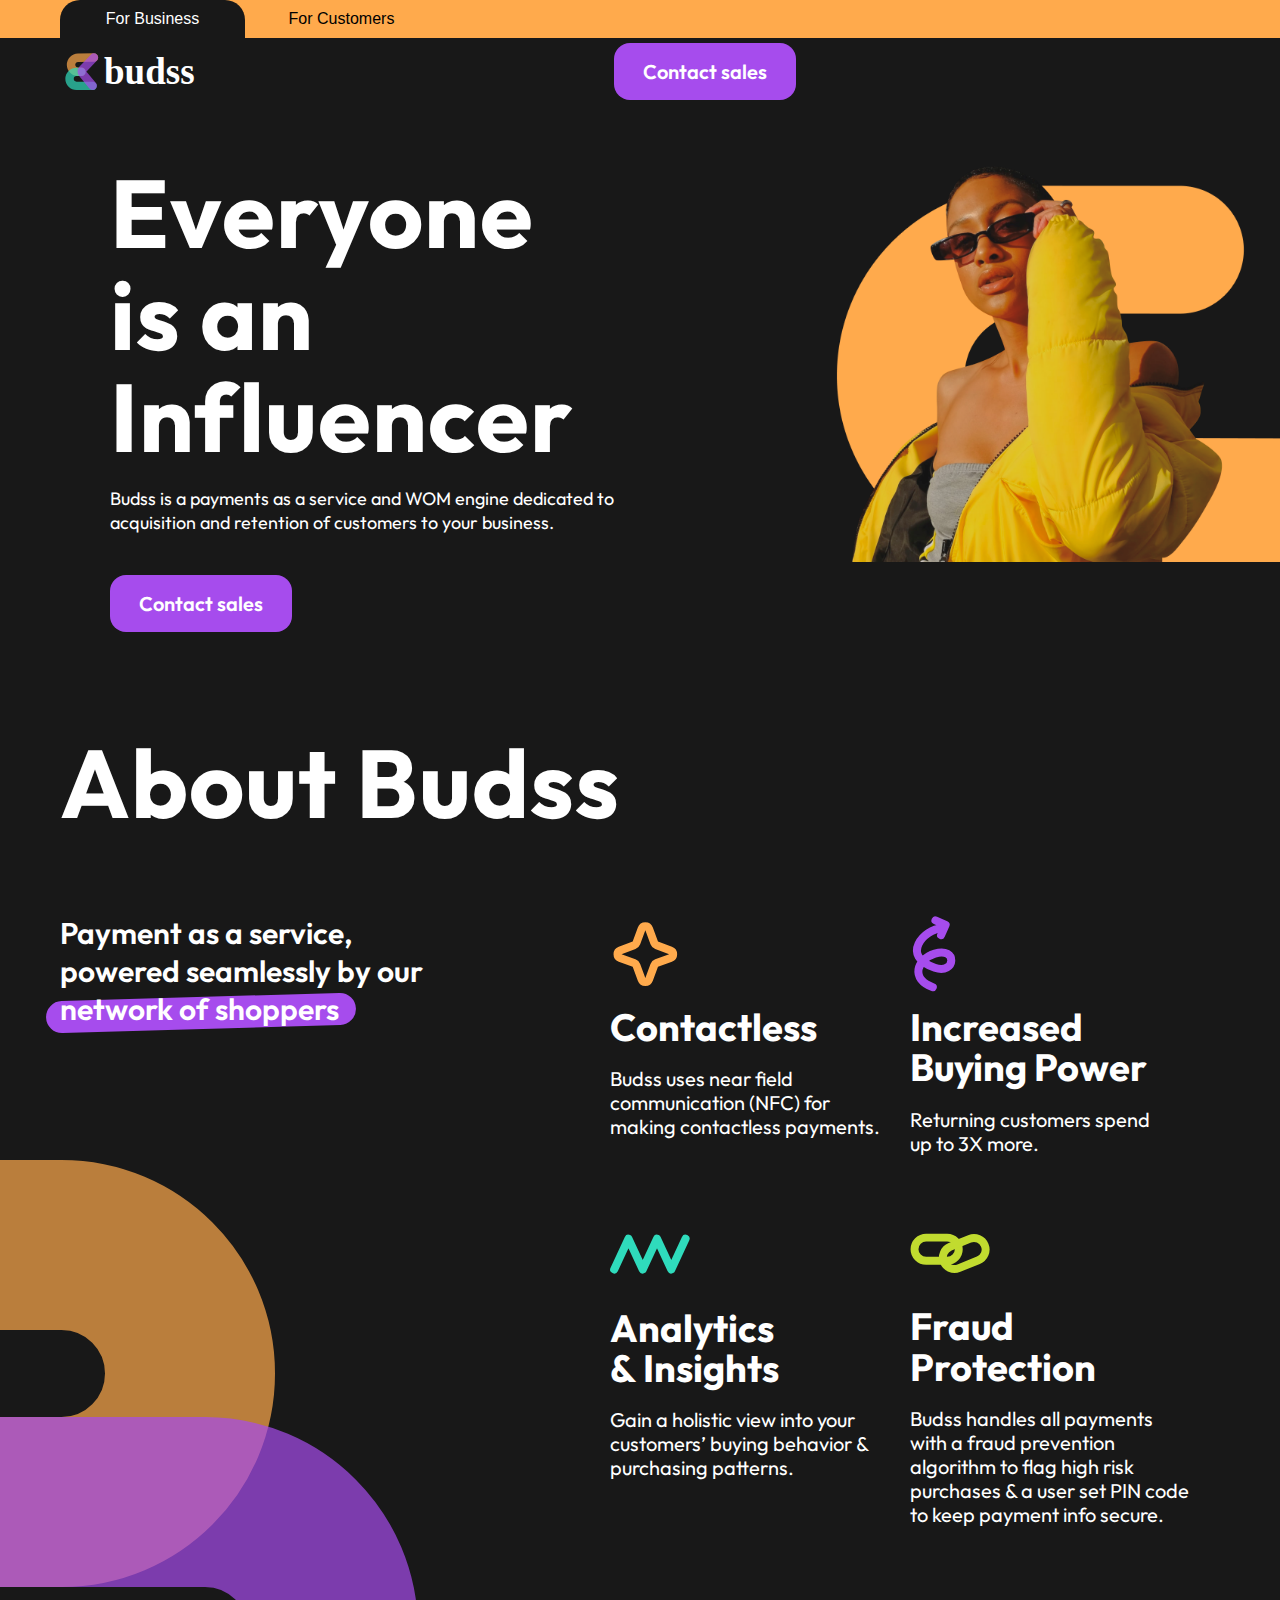
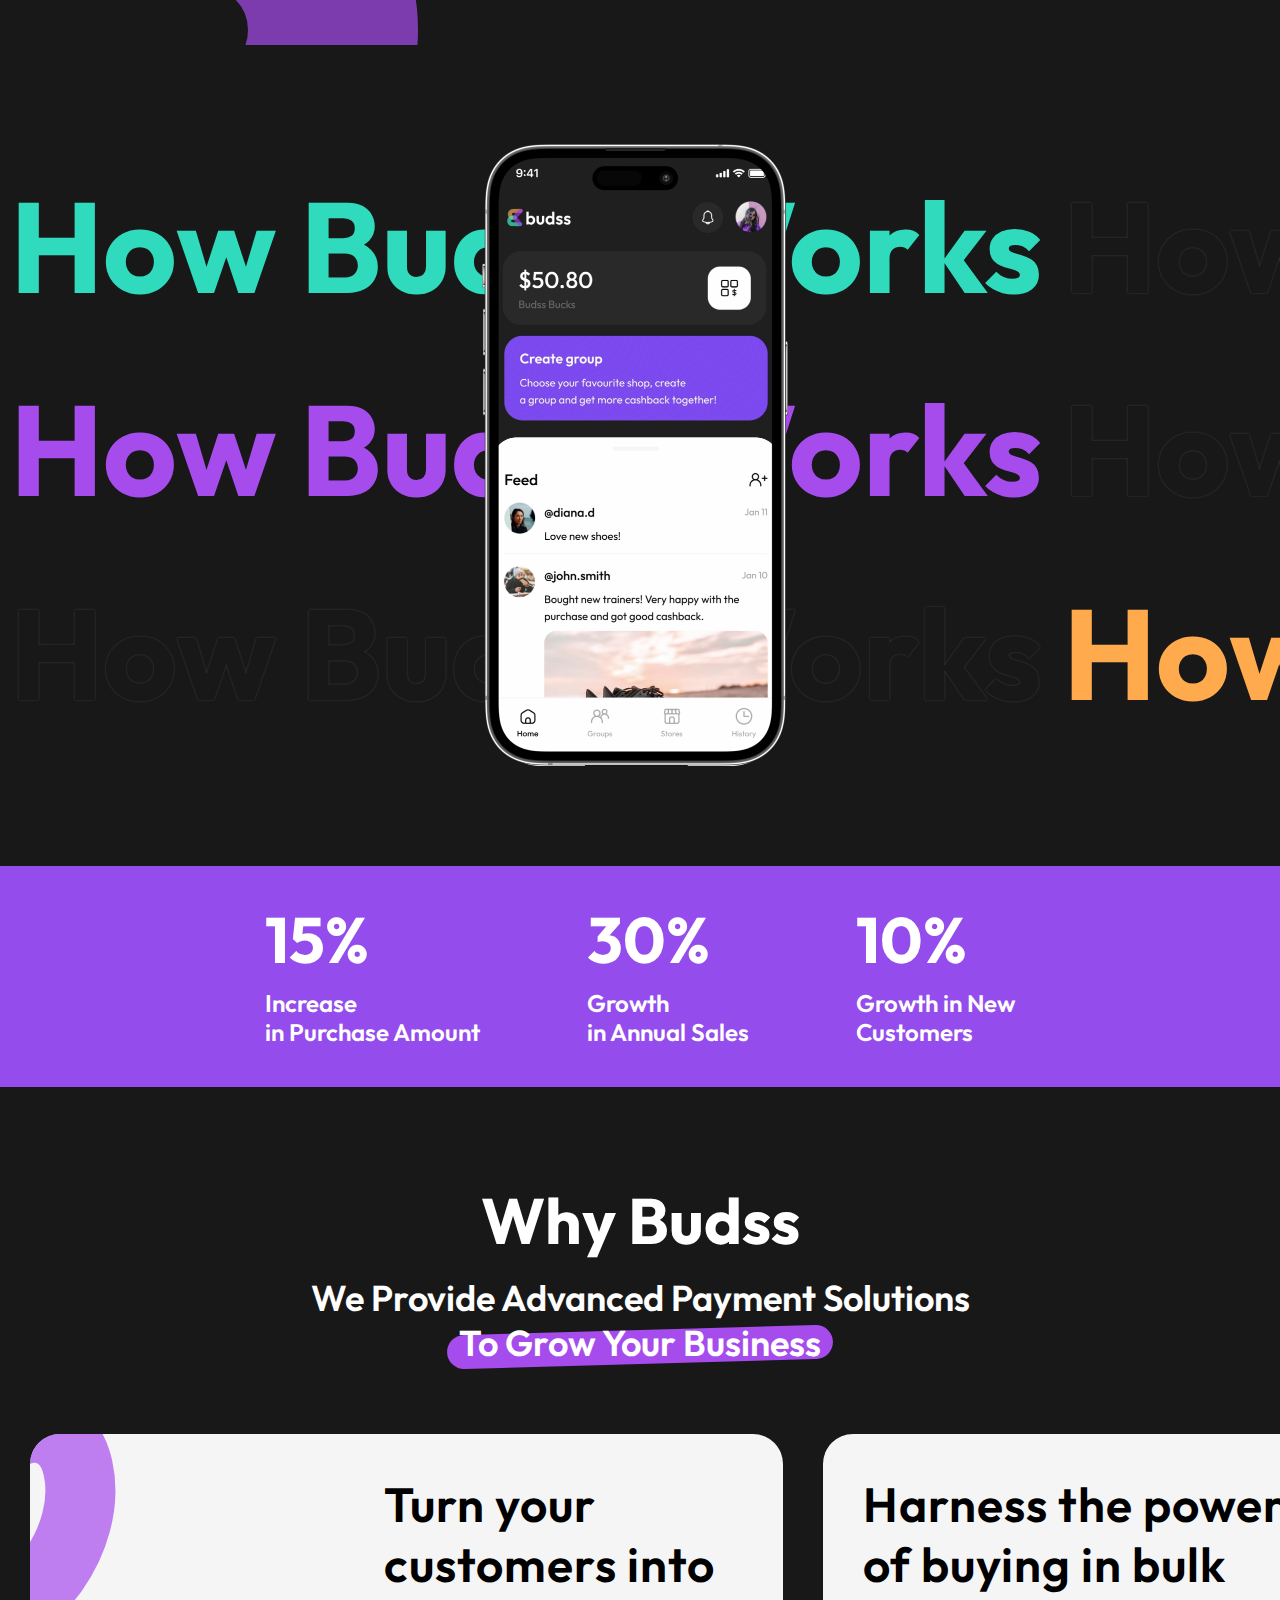
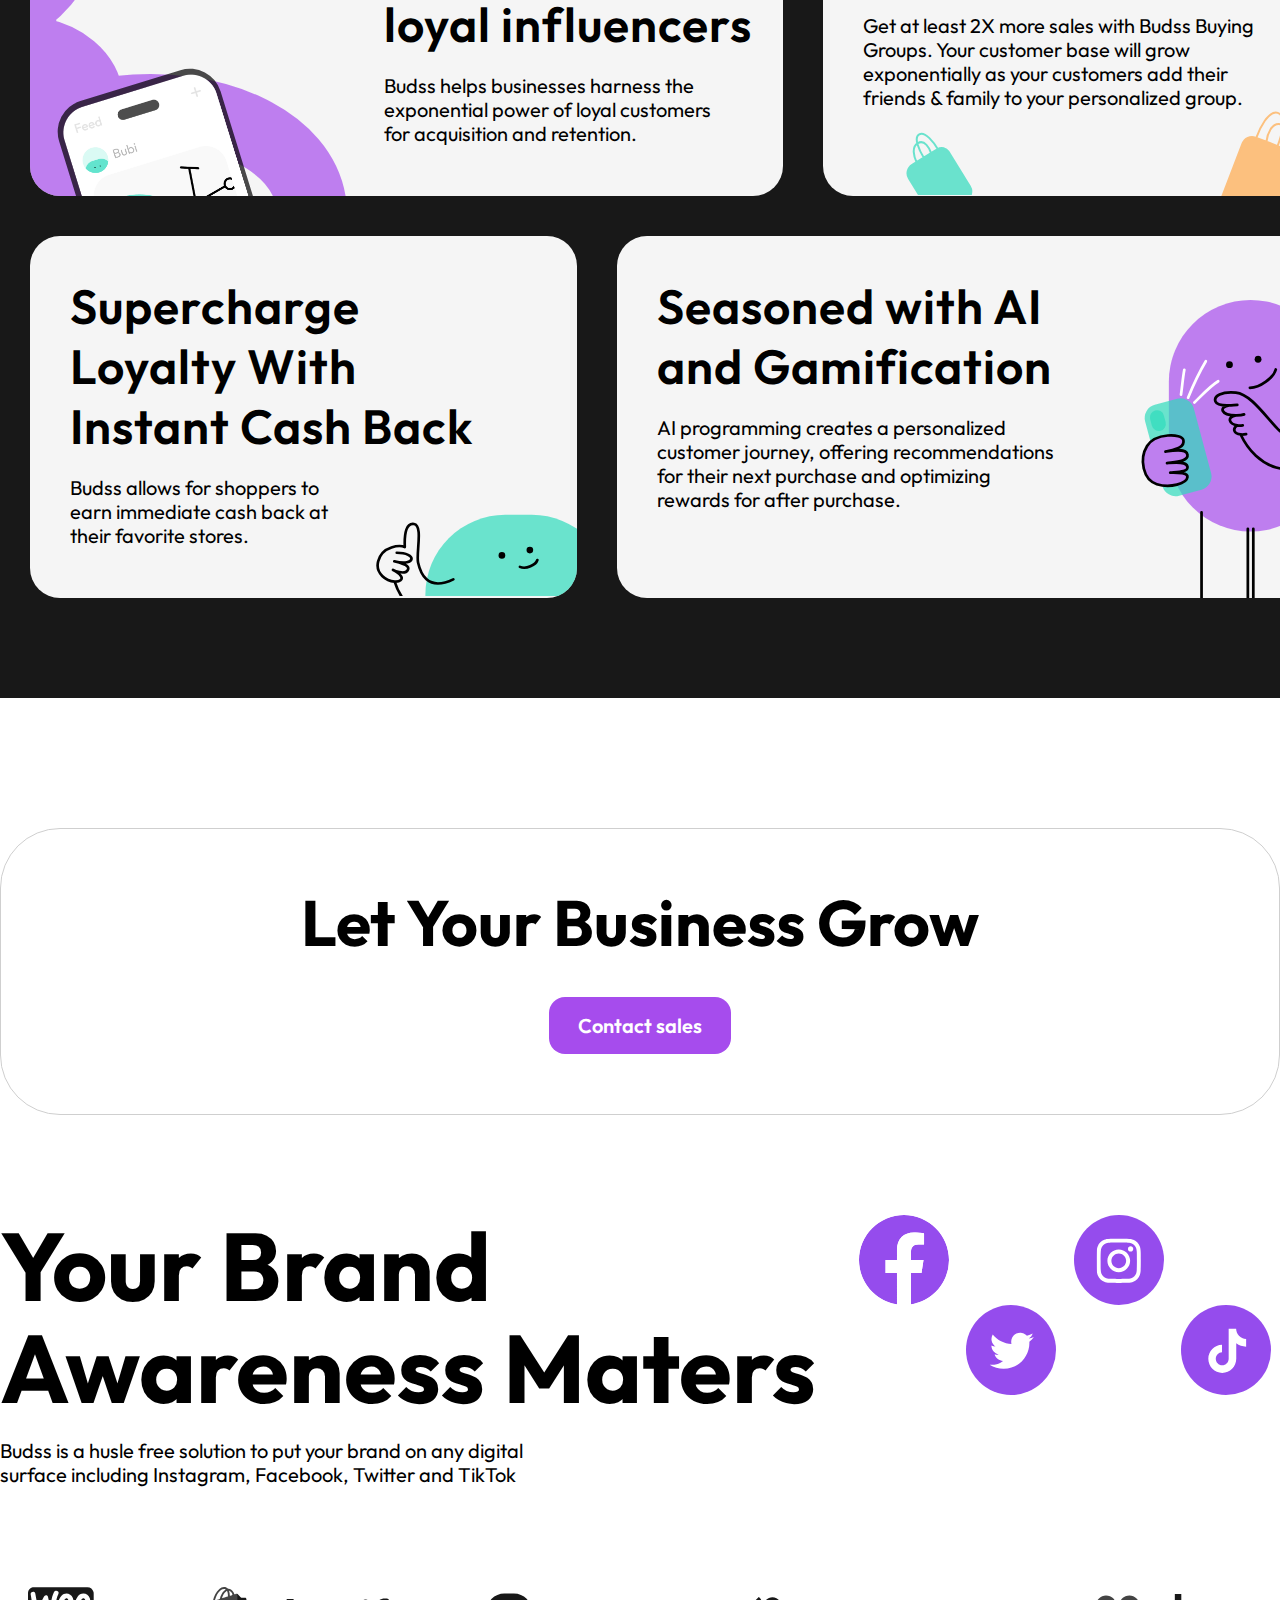
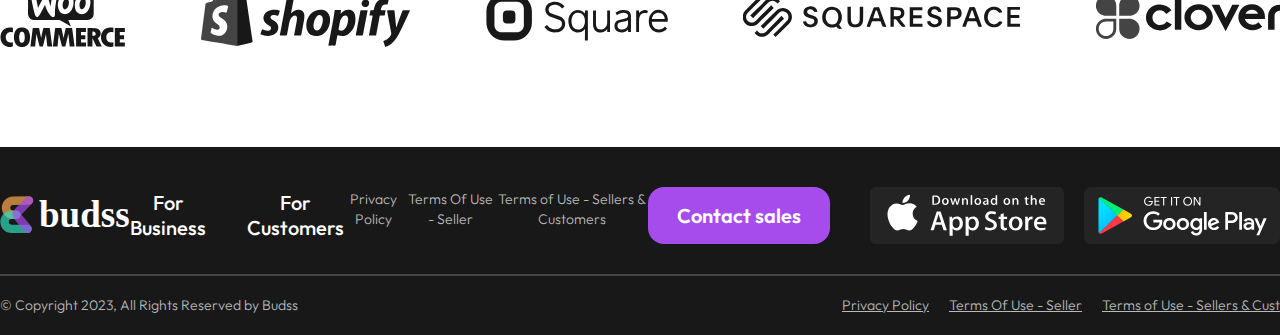
<file: index.html>
<!DOCTYPE html>
<html lang="en">
<head>
  <meta charset="UTF-8">
  <meta name="viewport" content="width=device-width, initial-scale=1.0">
  <link rel="stylesheet" href="style/reset.css">
  <link rel="stylesheet" href="style/style.css">
  <title>Document</title>
</head>
<body>
  <header class="header">
    <div class="header__tabs">
      <div class="header__tabs-size">
        <button class="header__btn header__btn--bus ">For Business</button>
        <button class="header__btn header__btn--cust ">For Customers</button>
      </div>
    </div>
    <div class="header__container">
      <div class="header__menu">
        <div class="header__logo">
          <img class="header__logo-img" src="images/logo.svg">
          <p class="header__logo-txt">
            budss
          <p>
        </div>
        <div class="header__btn-l"><button class="btn-contact btn">Contact sales</button></div>
        <div class="header__btn-phone">
          <div class="header__btn-line"></div>
          <div class="header__btn-line"></div>
          <div class="header__btn-line"></div>
        </div>
      </div>
    </div> 
  </header>
  <main>
    <div class="everyone">
      <div class="everyone__container">
        <div class="everyone-left"> 
          <div class="everyone__text">
            <h2 class="zagl">Everyone </br>is an Influencer</h2>
            <p class="everyone__standart">Budss is a payments as a service and WOM engine dedicated<span class="everyone__standart-br"></span> to acquisition and retention of customers to your business.</p>
            <div class="everyone__btn"><button class="btn btn-contact">Contact sales</button></div>
          </div>
        </div>
        <div class="everyone-right">
          <img src="images/right.png" alt="" height="529" class="everyone__image">
        </div>
      </div>
    </div>
    <div class="about">
      <div class="about__container">
        <h2 class="zagl about__zagl-left">
          About Budss
        </h2>
        <div class="about__flex">
          <div class="about__left">
            <p class="about__text">
              Payment as a service, powered seamlessly by our network of shoppers
            </p>
            <div class="about__network"></div>
            <img class="about__img" src="images/about.svg" alt="">
          </div>
          <div class="about__right">
            <div class="about__contactless">
              <img class="about__right-img" src="images/Contactless.svg" alt="">
              <h4 class="about__right-heading">
                Contactless
              </h4>
              <p class="about__right-text">
                Budss uses near field communication (NFC) for making contactless payments.
              </p>
            </div>
            <div class="about__increased">
              <img class="about__right-img" src="images/increased.svg" alt="">
              <h4 class="about__right-heading">
                Increased Buying Power
              </h4>
              <p class="about__right-text">
                Returning customers spend up to 3X more.
              </p>
            </div>
            <div class="about__analytics">
              <img class="about__right-img" src="images/analytics.svg" alt="">
              <h4 class="about__right-heading">
                Analytics & Insights
              </h4>
              <p class="about__right-text">
                Gain a holistic view into your customers’ buying behavior & purchasing patterns.
              </p>
            </div>
            <div class="about__fraud">
              <img class="about__right-img" src="images/fraud.svg" alt="">
              <h4 class="about__right-heading">
              Fraud Protection
              </h4>
              <p class="about__right-text">
                Budss handles all payments with a fraud prevention algorithm to flag high risk purchases & a user set PIN code to keep
                payment info secure.
              </p>
            </div>
          </div>
        </div>
      </div>
    </div>
    <div class="phone">
      <div class="ticker">
        <div class="ticker__wrapper">
          <div class="ticker__item ticker__item-one">How Budss Works</div>
          <div class="ticker__item ticker__item-one-two">How Budss Works</div>
          <div class="ticker__item ticker__item-one">How Budss Works</div>
          <div class="ticker__item ticker__item-one-two">How Budss Works</div>
          <div class="ticker__item ticker__item-one">How Budss Works</div>
          <div class="ticker__item ticker__item-one-two">How Budss Works</div>
        
        </div>
      </div>
      <div class="ticker-two">
        <div class="ticker__wrapper">
          <div class="ticker__item2 ticker__item-two">How Budss Works</div>
          <div class="ticker__item2 ticker__item-one-two">How Budss Works</div>
          <div class="ticker__item2 ticker__item-two">How Budss Works</div>
          <div class="ticker__item2 ticker__item-one-two">How Budss Works</div>
          <div class="ticker__item2 ticker__item-two">How Budss Works</div>
          <div class="ticker__item2 ticker__item-one-two">How Budss Works</div>
        </div>
      </div>
      <div class="ticker-two">
        <div class="ticker__wrapper">
          <div class="ticker__item ticker__item-one-two">How Budss Works</div>
          <div class="ticker__item ticker__item-three">How Budss Works</div>
          <div class="ticker__item ticker__item-one-two">How Budss Works</div>
          <div class="ticker__item ticker__item-three">How Budss Works</div>
          <div class="ticker__item ticker__item-one-two">How Budss Works</div>
          <div class="ticker__item ticker__item-three">How Budss Works</div>
        </div>
      </div>
      <div class="iphone">
        <div class="iphone__frame">
          <img src="images/phone2.png" class="iphone__phone" alt="">
          <img src="images/Silver2.png" class="iphone__silver" alt="">
        </div>
      </div>
    </div>
    <div class="purple-line">
      <div class="purple-line__container">
        <div class="purple-line__flex">
          <div class="purple-line__flex-one">
            <p class="purple-line__percent">15%</p>
            <p class="purple-line__text">Increase <span class="nohyphens"></span>in Purchase Amount</p>
          </div>
          <div class="purple-line__flex-two">
            <p class="purple-line__percent">30%</p>
            <p class="purple-line__text">Growth <span class="nohyphens"></span>in Annual Sales</p>
          </div>
          <div class="purple-line__flex-three">
            <p class="purple-line__percent">10%</p>
            <p class="purple-line__text">Growth in New<span class="nohyphens"></span>Customers</p>
          </div>
        </div>
      </div>
    </div>
    <div class="whyBudss">
      <div class="whyBudss__container">
        <div class="whyBudss__text">
          <h3 class="whyBudss__text-gl">Why Budss</h3>
          <div class="whyBudss__text-obj">
            <p class="whyBudss__text-p">We Provide Advanced Payment Solutions To Grow Your Business</p>
            <div class="whyBudss__rectangle"></div>
          </div>
          
        </div>
      </div>
    </div>
    <div class="business">
      <div class="business__block">
        <div class="business__block-left">
          <img class="business__purp" src="images/purp.svg" alt="">
          <img class="business__purp-new" src="images/newpurp.svg" alt="">
          <div class="business__telephone">
            <div class="business__telephone-fone">
            </div>
            <div class="business__telephone-white">
              <img src="images/busin.png" class="business__telephone-img" alt="">
              <img class="business__newimg" src="images/newimg.svg" alt="">
            </div>
          </div>
          <div class="business__star">
            <img class="business__icon-img" src="images/tabler-icon.svg" alt="">
          </div>
          <div class="business__img-star">
            <img class="business__icon-star-img" src="images/tabler-icon-star.svg" alt="">
          </div>
        </div>
        <div class="business__block-right business__block-pz">
          <h4 class="business__block-zl business__block-gls">Turn your customers into loyal influencers</h4>
          <p class="business__block-txt business__block-s">Budss helps businesses harness the exponential power of loyal customers for acquisition and retention.</p>
        </div>
      </div>
      <div class="business__block2">
        <div class="business__block2-flex">
          <div class="business__block-right">
            <h4 class="business__block-zl business__block-glt">Harness the power of buying in bulk</h4>
            <p class="business__block-txt business__block-t">Get at least 2X more sales with Budss Buying Groups. Your customer base will grow exponentially as your customers add their friends & family to your personalized group.</p>
          </div>
          <div class="business__block-left business__block-otst">
            <img src="images/sum.svg" class="business__block-left--img" alt="">
          </div>
        </div>
        <div class="business__foot">
          <div class="business__foot-left"><img src="images/block-left.svg" alt=""></div>
          <div class="business__foot-right"><img src="images/block-right.svg" alt=""></div>
        </div>  
      </div>
      <div class="business__block3">
        <div class="business__block-pz3">
          <h4 class="business__block-zl business__block-gls3">Supercharge Loyalty With Instant Cash Back</h4>
          <div class="business__block3-ft">
            <p class="business__block-txt business__block-s3">Budss allows for shoppers to earn immediate cash back at their favorite stores.</p>
            <div class="business__block3-img"><img src="images/block3.svg" alt=""></div>
          </div>
          
        </div>
      </div>
      <div class="business__block4">
        <div class="business__block-left4">
          <h4 class="business__block-zl business__block-zl4">Seasoned with AI and Gamification</h4>
          <p class="business__block-txt business__block-txt4">AI programming creates a personalized customer journey, offering recommendations for their next purchase and optimizing rewards for after purchase.</p>
        </div>
        <div class="business__block-right4">
          <img src="images/block4.svg" class="block-4__img" alt="">
         </div>
      </div>
    </div>
    <div class="awareness">
      <div class="awareness__container">
        <div class="awareness__let">
          <h3 class="awareness__let-text">Let  Your Business Grow</h3>
          <div class="awareness__button">
            <button class="btn-contact btn">Contact sales</button>
          </div>
        </div>
        <div class="awareness__center">
          <div class="awareness__center-flex">
            <div class="awareness__center-left">
              <h2 class="awareness__center-gl">
                Your Brand Awareness Maters
              </h2>
              <p class="awareness__center-text">
                Budss is a husle free solution to put your brand on any digital surface including Instagram, Facebook, Twitter and TikTok
              </p>
            </div>
            <div class="awareness__center-right">
              <div class="awareness__facebook">
                <img class="facebook__block-size" src="images/facebook.svg" alt="">
              </div>
              <div class="awareness__twitter awareness__two">
                <div class="awareness__block">
                  <img class="awareness__block-size" src="images/twitter.svg" alt="">
                </div>
              </div>
              <div class="awareness__instagram">
                <div class="awareness__block">
                  <img class="awareness__block-size" src="images/instagram.svg" alt="">
                </div>
              </div>
              <div class="awareness__tiktok awareness__two">
                <div class="awareness__block">
                  <img class="awareness__block-size" src="images/tiktok.svg" alt="">
                </div>
              </div>
            </div>
          </div>
        </div>
        <div class="wareness__header">
          <img class="wareness__img comerce__item" src="images/comerce.svg" alt="">
          <img class="wareness__img shopify__item" src="images/shopify.svg" alt="">
          <img class="wareness__img square__item" src="images/square.svg" alt="">
          <img class="wareness__img squarespace__item" src="images/squarespace.svg" alt="">
          <img class="wareness__img clover__item"  src="images/clover.svg" alt="">
        </div>
      </div>
    </div>
  </main>
  <footer class="footer">
    <div class="footer__top">
      <div class="footer__logo">
        <img src="images/logo.svg" alt="">
        <p class="header__logo-txt">
            budss
          <p>
      </div>
      <div class="footer__text"> 
        <p class="footer__text-left">For Business</p>
        <p class="footer__text-right">For Customers</p>
        <p class="footer__bot-text footer__bt">Privacy Policy</p>
        <p class="footer__bot-text footer__bt">Terms Of Use - Seller</p>
        <p class="footer__bot-text footer__bt">Terms of Use - Sellers & Customers</p>
      </div>
      <div class="footer__img">
        <div class="footer__btn"><button class="btn-contact btn">Contact sales</button></div>
        <img class="footer__appstore" src="images/appstore.svg" alt="">
        <img class="google__appstore" src="images/googleplay.svg" alt="">
      </div>
    </div>
    <div class="footer__center">
    </div>
    <div class="footer__bot">
      <div class="footer__bot-left">
        <p class="footer__bot-text">© Copyright 2023, All Rights Reserved by Budss</p>
      </div>
      <div class="footer__bot-right footer__bot-right-no">
        <p class="footer__bot-text">Privacy Policy</p>
        <p class="footer__bot-text footer__bot-l">Terms Of Use - Seller</p>
        <p class="footer__bot-text footer__bot-l">Terms of Use - Sellers & Customers</p>
      </div>
    </div>
  </footer>
</body>
</html>
</file>
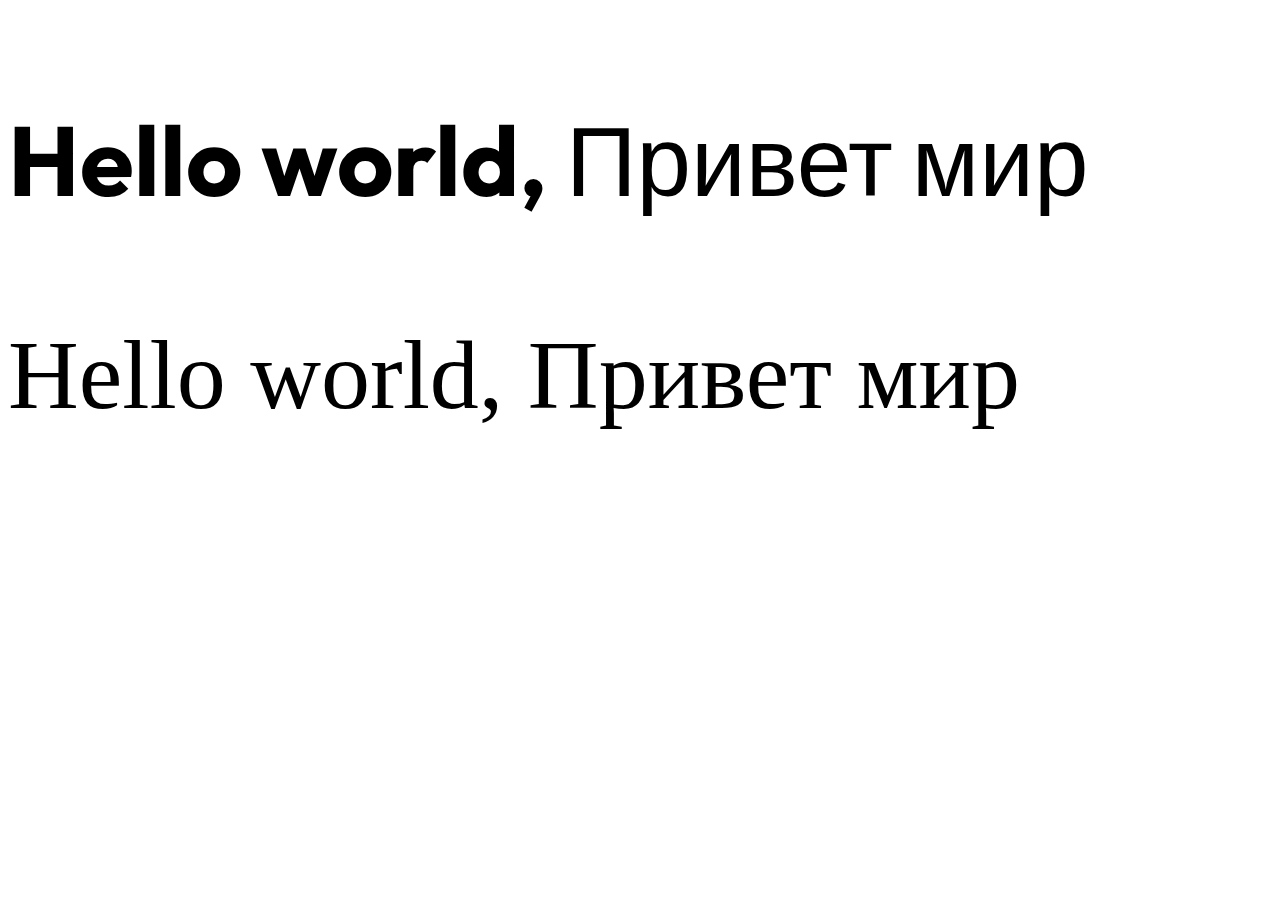
<file: Новая папка/index.html>
<!DOCTYPE html>
<html lang="en">
<head>
  <meta charset="UTF-8">
  <meta name="viewport" content="width=device-width, initial-scale=1.0">
  <title>Document</title>
  <link rel="stylesheet" href="style/style.css">
</head>
<body>
  <p class="font">Hello world, Привет мир</p>
  <p class="font2">Hello world, Привет мир</p>
</body>
</html>
</file>
<file: style/style.css>
@font-face {
  font-family: "Outfit";
  font-style: normal;
  font-weight: 300;
  src: local("Outfit"), url(../fonts/Outfit-Light.woff2) format("woff2"),
    url(../fonts/Outfit-Light.woff) format("woff"),
    url(../fonts/Outfit-Light.ttf) format("ttf");
}
@font-face {
  font-family: "Outfit";
  font-style: normal;
  font-weight: 400;
  src: local("Outfit"), url(../fonts/Outfit-Regular.woff2) format("woff2"),
    url(../fonts/Outfit-Regular.woff) format("woff"),
    url(../fonts/Outfit-Regular.ttf) format("ttf");
}
@font-face {
  font-family: "Outfit";
  font-style: normal;
  font-weight: 500;
  src: local("Outfit"), url(../fonts/Outfit-Medium.woff2) format("woff2"),
    url(../fonts/Outfit-Medium.woff) format("woff"),
    url(../fonts/Outfit-Medium.ttf) format("ttf");
}
@font-face {
  font-family: "Outfit";
  font-style: normal;
  font-weight: 600;
  src: local("Outfit"), url(../fonts/Outfit-SemiBold.woff2) format("woff2"),
    url(../fonts/Outfit-SemiBold.woff) format("woff"),
    url(../fonts/Outfit-SemiBold.ttf) format("ttf");
}
@font-face {
  font-family: "Outfit";
  font-style: normal;
  font-weight: 700;
  src: local("Outfit"), url(../fonts/Outfit-Bold.woff2) format("woff2"),
    url(../fonts/Outfit-Bold.woff) format("woff"),
    url(../fonts/Outfit-Bold.ttf) format("ttf");
}
body {
  background-color: rgba(24, 24, 24, 1);
}
.header__tabs {
  background-color: rgba(255, 170, 76, 1);
}
.header__tabs-size {
  max-width: 1800px;
  margin: 0 auto;
  padding: 0 60px;
}
.header__btn {
  width: 185px;
  height: 38px;
  font-size: 16px;
  cursor: pointer;
  border: none;
}
.header__btn--bus {
  border-radius: 20px 20px 0 0;
  background-color: rgba(24, 24, 24, 1);
  color: rgba(255, 255, 255, 1);
}
.header__btn--cust {
  background-color: rgba(255, 170, 76, 1);
  color: rgba(0, 0, 0, 1);
  border: none;
}
.header__container {
  max-width: 1800px;
  margin: 0 auto;
}
.nohyphens {
  display: block;
}
.header__menu {
  display: flex;
  margin-top: 5px;
  justify-content: space-between;
  padding: 0 65px;
}
.header__logo {
  display: flex;
  align-items: center;
}
.header__logo-txt {
  padding-left: 5px;
  font-weight: 600;
  font-size: 37px;
  color: rgba(255, 255, 255, 1);
}
.btn {
  width: 182px;
  height: 57px;
  color: rgba(255, 255, 255, 1);
  font-weight: 600;
  font-size: 20px;
  border-radius: 16px;
  background-color: rgba(166, 76, 237, 1);
  font-family: "Outfit";
  border: none;
  cursor: pointer;
}
.everyone__container {
  display: flex;
  max-width: 1800px;
  margin: 0 auto;
  justify-content: space-between;
  margin-top: 62px;
}
.everyone__standart {
  margin-top: 20px;
  margin-bottom: 40px;
  font-weight: 400;
  font-family: "Outfit";
  font-size: 20px;
  line-height: 24px;
  color: rgba(255, 255, 255, 1);
}

.zagl {
  color: #fff;
  font-family: "Outfit";
  font-size: 96px;
  font-style: normal;
  font-weight: 700;
  line-height: 106%;
  letter-spacing: 1px;
}
.about__container {
  max-width: 1800px;
  margin-top: 100px;
  margin-left: auto;
  margin-right: auto;
}
.about__zagl-left {
  margin-left: 60px;
  margin-bottom: 80px;
}
.everyone__text {
  width: 687px;
  margin-left: 110px;
}
.about__flex {
  display: flex;
  margin-right: 127px;
  justify-content: space-between;
}
.about__network {
  width: 353px;
  height: 34.44px;
  border-radius: 30px;
  transform: rotate(-1.693deg);
  background-color: rgba(166, 76, 237, 1);
  position: relative;
  margin-left: 117px;
  margin-top: -37px;
  margin-bottom: 142px;
  z-index: -1;
}
.about__text {
  margin-left: 60px;
  color: #fff;
  width: 397px;
  font-family: Outfit;
  font-size: 36px;
  font-style: normal;
  font-weight: 600;
  line-height: normal;
}
.about__right {
  display: grid;
  gap: 70px;
  grid-template-columns: 321px 336px;
  grid-template-rows: 290px 378px;
}
.about__right-text {
  color: #fff;
  font-family: Outfit;
  font-size: 24px;
  font-style: normal;
  font-weight: 400;
  line-height: 120%;
}
.about__right-heading {
  margin-top: 10px;
  margin-bottom: 20px;
  color: #fff;
  font-family: Outfit;
  font-size: 48px;
  font-style: normal;
  font-weight: 700;
  line-height: 106%;
}

.phone {
  margin: 0 auto;
  max-width: 1800px;
}
.phone__txt {
  color: #2fdbbc;
  font-feature-settings: "liga" off;
  font-family: Outfit;
  font-size: 128px;
  font-style: normal;
  font-weight: 700;
  line-height: 106%; /* 135.68px */
}
.frame {
  margin-left: -299px;
  margin-top: -17px;
}

.iphone__silver {
  margin-left: -299px;
  margin-top: -14px;
  width: 308px;
}
.iphone__phone {
  width: 288px;
}
.iphone__frame {
  display: flex;
  justify-content: center;
  margin-top: -564px;
}
@media (max-width: 1400px) {
  .everyone__image {
    height: 400px;
  }
  .about__right {
    gap: 30px;
    grid-template-columns: 270px 280px;
    grid-template-rows: 270px 335px;
  }
  .about__right-img {
    width: 80px;
  }
  .about__flex {
    margin-right: 90px;
  }
  .everyone__zagl {
    font-size: 76px;
  }
  .everyone__standart {
    font-size: 18px;
  }
  .everyone__text {
    width: 550px;
  }
  .about__text {
    font-size: 30px;
  }
  .about__network {
    width: 310px;
    height: 32.44px;
    margin-left: 46px;
    margin-top: -31px;
    margin-bottom: 130px;
  }
  .about__right-heading {
    font-size: 38px;
  }
  .about__right-text {
    font-size: 20px;
  }
}

.ticker {
  margin-top: 130px;
  position: relative;
  overflow: hidden;
  z-index: -1;
}
.ticker-two {
  margin-top: 68px;
  position: relative;
  overflow: hidden;
  z-index: -1;
}
.ticker__wrapper {
  display: flex;
}
.ticker__item-one {
  color: #2fdbbc;
}
.ticker__item-three {
  color: #ffaa4c;
}

.ticker__item-one-two {
  color: rgba(24, 24, 24, 1);
  text-shadow: 0 0 2px #444444;
}

.ticker__item-two {
  color: #a64ced;
}

.ticker__item-two-w {
  color: rgba(24, 24, 24, 1);
  text-shadow: 0 0 2px #444444;
}
.ticker__item {
  font-feature-settings: "liga" off;
  font-family: Outfit;
  font-size: 128px;
  font-style: normal;
  font-weight: 700;
  white-space: nowrap;
  flex-shrink: 0;
  line-height: 106%;
  padding: 0 10px;
  animation: kurlick 20s linear infinite;
}
.ticker__item2 {
  font-feature-settings: "liga" off;
  font-family: Outfit;
  font-size: 128px;
  font-style: normal;
  font-weight: 700;
  white-space: nowrap;
  flex-shrink: 0;
  line-height: 106%;
  padding: 0 10px;
  animation: animation 20s linear infinite;
}
@keyframes kurlick {
  0% {
    transform: translate3d(-200%, 0, 0);
  }
  100% {
    transform: translateZ(0);
  }
}
@keyframes animation {
  0% {
    transform: translateZ(0);
  }
  100% {
    transform: translate3d(-200%, 0, 0);
  }
}
.business__telephone {
  width: 200px;
  margin-top: -310px;
  margin-left: 66px;
  /*transform: rotate(-17.192deg);*/
}
.business__telephone-fone {
  width: 169.189px;
  height: 339.449px;
  flex-shrink: 0;

  transform: rotate(-17.192deg);

  border-radius: 32.125px;
  opacity: 0.699999988079071;
  background: var(--grayscale-00, #000);
}
.business__telephone-white {
  position: relative;
  z-index: 1;
  margin-left: -40px;
  margin-top: -351px;
}
.business__plus-vert {
  width: 0px;
  height: 8.567px;
  flex-shrink: 0;
  stroke-width: 1.606px;
  stroke: var(--grayscale-05, #e4e4e4);
}
.business__telephone-img {
  width: 250px;
}

.business__block {
  overflow: hidden;
  display: flex;
  grid-area: one;
  border-radius: 30px;
  background: #f5f5f5;
}
.business__block2 {
  overflow: hidden;
  padding-left: 40px;
  grid-area: two;
  border-radius: 30px;
  background: #f5f5f5;
}
.business__block2-flex {
  display: flex;
}
.business__block3 {
  overflow: hidden;
  grid-area: three;
  border-radius: 30px;
  background: #f5f5f5;
}
.business__block4 {
  overflow: hidden;
  display: flex;
  padding-left: 40px;
  grid-area: four;
  border-radius: 30px;
  background: #f5f5f5;
}
.business {
  max-width: 1800px;

  margin: 0 auto;
  margin-bottom: 100px;
  padding: 0 30px;
  display: grid;
  gap: 40px;
  justify-content: space-around;
  grid-template-areas:
    "one one two"
    "three four four";
  grid-template-columns: 547px 166px 547px;
  grid-template-rows: 362px 362px;
}
.business__star {
  width: 60px;
  margin-left: 230px;
  margin-top: -300px;
}
.business__block-pz {
  width: 365px;
  margin: 0 auto;
}
.business__img-star {
  width: 60px;
  margin-left: 268px;
  margin-top: -68px;
}
.business__block-left {
  width: 320px;
}
.business__block-zl {
  margin-top: 40px;
  color: #000;
  font-family: Outfit;
  font-size: 48px;
  font-style: normal;
  font-weight: 600;
  line-height: normal;
  letter-spacing: 1px;
}
.business__block-txt {
  color: #000;
  font-family: Outfit;
  font-size: 20px;
  font-style: normal;
  font-weight: 400;
  margin-top: 20px;
  line-height: 120%; /* 24px */
}
.business__block-s {
  width: 334px;
}
.business__block-gls {
  width: 380px;
}
.business__block-t {
  width: 416px;
}
.business__block-glt {
  width: 425px;
}
.business__block-otst {
  margin-top: 70px;
  margin-left: 3px;
}
.business__foot {
  display: flex;
  justify-content: space-between;
  margin-left: 40px;
  margin-right: 60px;
}
.business__foot-left {
  margin-top: 21px;
}
.business__block-gls3 {
  width: 440px;
}
.business__block-pz3 {
  margin-left: 40px;
}
.business__block-s3 {
  width: 308px;
}
.business__block3-ft {
  display: flex;
}
.business__block3-img {
  margin-top: 57px;
  margin-left: 18px;
}
.business__block-zl4 {
  width: 450px;
}
.business__block-txt4 {
  width: 410px;
}
.business__block-right4 {
  padding-top: 62px;
  margin: 0 auto;
}
.whyBudss__container {
  max-width: 1800px;
  margin: 0 auto;
  margin-top: 100px;
  margin-bottom: 70px;
}
.whyBudss__text-gl {
  color: #fff;
  font-feature-settings: "liga" off;
  text-align: center;
  font-family: Outfit;
  font-size: 64px;
  font-style: normal;
  font-weight: 700;
  line-height: 106%;
}
.whyBudss__text-p {
  color: #fff;
  width: 699px;
  margin: 0 auto;
  text-align: center;
  margin-top: 20px;
  /* Subtitle/S1_SemiBold_36 */
  font-family: Outfit;
  font-size: 36px;
  font-style: normal;
  font-weight: 600;
  line-height: normal;
}
.whyBudss__rectangle {
  margin: 0 auto;
  margin-top: -35px;
  position: relative;
  z-index: -1;
  border-radius: 30px;
  background: #a64ced;
  width: 386.483px;
  height: 34.438px;
  transform: rotate(-1.631deg);
  flex-shrink: 0;
}
.purple-line {
  background-color: #954ced;
  width: 100%;
}
.purple-line__container {
  max-width: 1800px;
  margin: 0 auto;
  margin-top: 100px;
  padding-top: 40px;
  padding-bottom: 40px;
}
.purple-line__flex {
  display: flex;
  justify-content: space-between;
  margin: 0 auto;
  width: 750px;
}
.purple-line__percent {
  color: #fff;
  font-feature-settings: "liga" off;

  /* Title/T3_Bold_64 */
  font-family: Outfit;
  font-size: 64px;
  font-style: normal;
  font-weight: 700;
  line-height: 106%; /* 67.84px */
}
.purple-line__text {
  color: #fff;
  margin-top: 16px;
  /* Subtitle/S2_SemiBold_24 */
  font-family: Outfit;
  font-size: 24px;
  font-style: normal;
  font-weight: 600;
  line-height: 120%; /* 28.8px */
}
.awareness {
  background-color: #fff;
}
.awareness__container {
  padding-top: 100px;
}
.awareness__let {
  max-width: 1320px;
  padding-top: 60px;
  padding-bottom: 60px;
  margin: 30px auto;
  margin-bottom: 100px;
  border-radius: 60px;
  border: 1px solid #cfcfcf;
}
.awareness__let-text {
  color: #000;
  text-align: center;
  font-feature-settings: "liga" off;

  /* Title/T3_Bold_64 */
  font-family: Outfit;
  font-size: 64px;
  font-style: normal;
  font-weight: 700;
  line-height: 106%; /* 67.84px */
}
.awareness__button {
  margin-top: 40px;
  text-align: center;
}

.awareness__center-gl {
  color: #000;
  font-feature-settings: "liga" off;
  width: 850px;
  /* Title/T2_Bold_96 */
  font-family: Outfit;
  font-size: 96px;
  font-style: normal;
  font-weight: 700;
  line-height: 106%; /* 101.76px */
}
.awareness__center-text {
  color: #000;
  width: 550px;
  margin-top: 20px;
  /* Subtitle/S6_Regular_20 */
  font-family: Outfit;
  font-size: 20px;
  font-style: normal;
  font-weight: 400;
  line-height: 120%; /* 24px */
}
.awareness__block-size {
  width: 45px;
  height: 45px;
}
.awareness__block {
  display: flex;
  justify-content: center;
  align-items: center;
  width: 90px;
  height: 90px;
  border-radius: 50%;
  background: #954ced;
}
.awareness__center-right {
  display: flex;
  justify-content: space-around;
  width: 100%;
}
.awareness__two {
  margin-top: 90px;
}
.awareness__center {
  margin-bottom: 100px;
}
.awareness__center-flex {
  display: flex;
  max-width: 1350px;
  margin: 0 auto;
}
.footer__logo {
  display: flex;
}
.wareness__header {
  max-width: 1320px;
  display: flex;
  justify-content: space-between;
  margin: 0 auto;
  padding-bottom: 100px;
}
.footer__text {
  display: flex;
  color: #fff;
  text-align: center;

  /* Subtitle/S5_Medium_20 */
  font-family: Outfit;
  font-size: 20px;
  font-style: normal;
  font-weight: 500;
  line-height: normal;
}
.footer__text-right {
  margin-left: 40px;
}
.footer__top {
  max-width: 1320px;
  display: flex;
  justify-content: space-between;
  align-items: center;
  margin: 0 auto;
  margin-top: 40px;
  margin-bottom: 30px;
}
.footer__img {
  display: flex;
  align-items: center;
}
.footer__appstore {
  margin-left: 40px;
}
.google__appstore {
  margin-left: 20px;
}
.footer__center {
  background: #444;
  height: 2px;
  width: 1320px;
  margin: 0 auto;
  margin-bottom: 20px;
}
.footer__bot-text {
  color: #b9b9b9;

  font-family: Outfit;
  font-size: 14px;
  font-style: normal;
  font-weight: 300;
  line-height: 140%; /* 19.6px */
}
.footer__bot-right {
  display: flex;
  color: #b9b9b9;
  text-decoration-line: underline;
}
.footer__bot {
  display: flex;
  justify-content: space-between;
  width: 1320px;
  margin: 0 auto;
  margin-bottom: 20px;
}
.footer__bot-l {
  margin-left: 20px;
}
</file>
<file: Новая папка/style/style.css>
@font-face {
  font-family: 'Outfit';
  font-weight: bold;
  src: local('Outfit'), url(/fonts/Outfit-Bold.ttf);
}

.font {
  font-size: 98px;
  font-family: 'Outfit',sans-serif;
}
.font2 {
  font-size: 98px;
}
</file>
